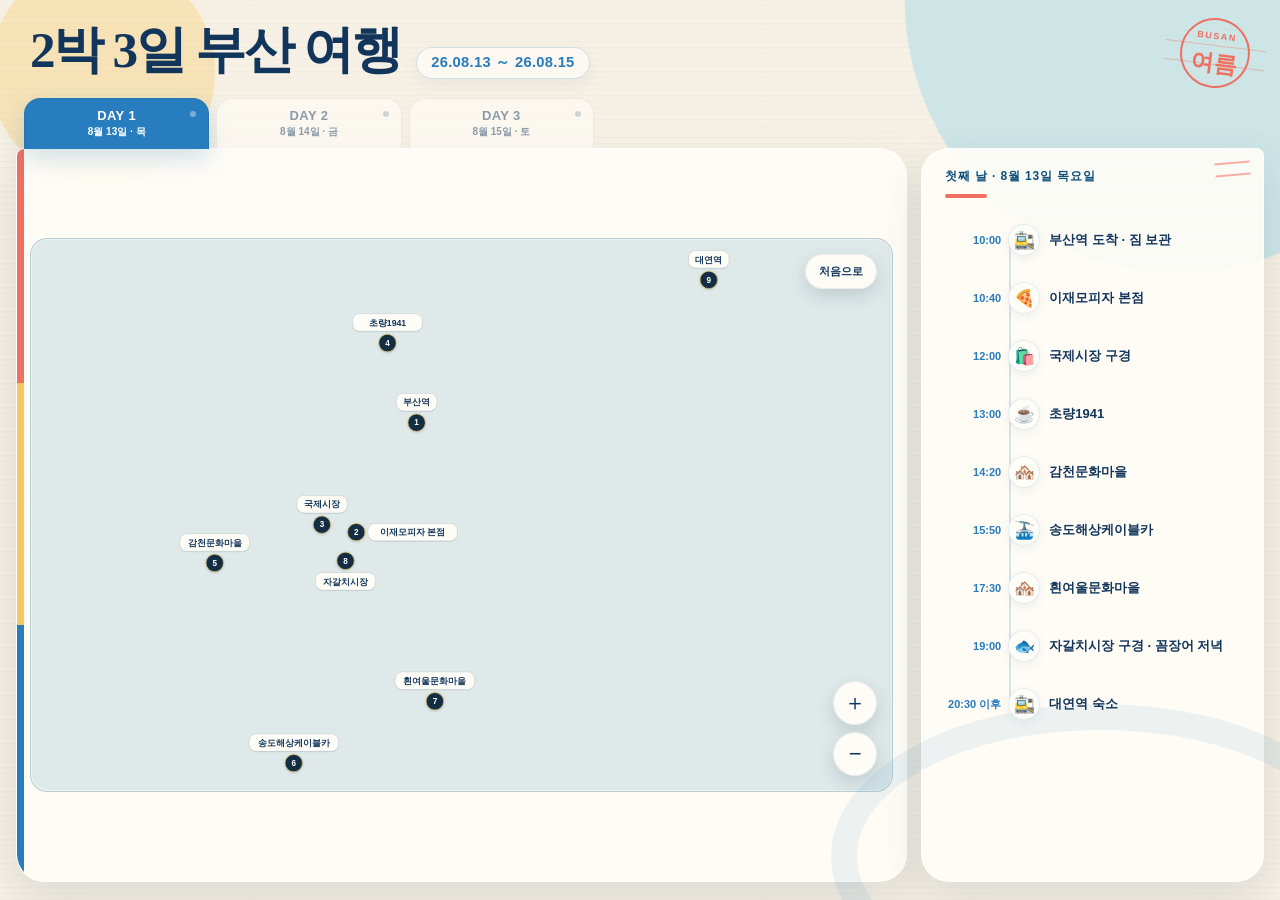
<file: index.html>
<!doctype html>
<html lang="ko">
<head>
  <meta charset="utf-8">
  <meta name="viewport" content="width=device-width, initial-scale=1">
  <meta http-equiv="refresh" content="0; url=./busan/">
  <title>여행 일정</title>
  <link rel="canonical" href="./busan/">
</head>
<body>
  <p><a href="./busan/">부산 여행 일정으로 이동</a></p>
</body>
</html>
</file>
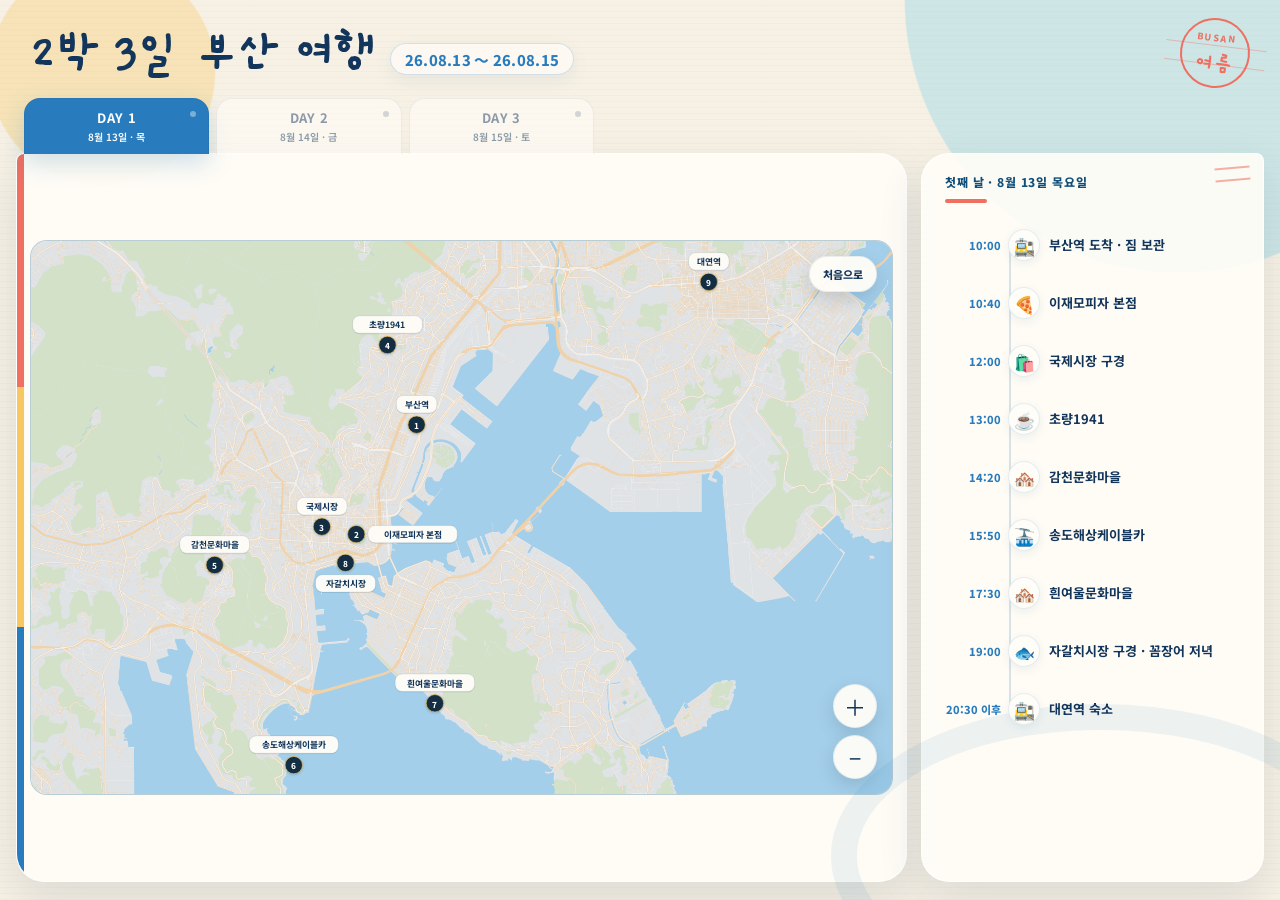
<file: busan/index.html>
<!doctype html>
<html lang="ko">
<head>
  <meta charset="utf-8">
  <meta name="viewport" content="width=device-width, initial-scale=1">
  <title>2박 3일 부산 여행 (26.08.13 ~ 26.08.15)</title>
  <meta name="description" content="부산 2박 3일의 날짜별 일정과 이동 경로를 한눈에 보는 여행 지도">
  <meta property="og:title" content="2박 3일 부산 여행 (26.08.13 ~ 26.08.15)">
  <meta property="og:description" content="부산 2박 3일의 날짜별 일정과 이동 경로">
  <meta property="og:type" content="website">
  <meta property="og:image" content="https://studiobinguru.github.io/travel-itinerary/busan/assets/busan-social-preview.png">
  <meta name="twitter:card" content="summary_large_image">
  <link rel="preconnect" href="https://fonts.googleapis.com">
  <link rel="preconnect" href="https://fonts.gstatic.com" crossorigin>
  <link href="https://fonts.googleapis.com/css2?family=Gaegu:wght@700&display=block" rel="stylesheet">
  <link href="https://fonts.googleapis.com/css2?family=Noto+Sans+KR:wght@400;500;600;700;800&display=swap" rel="stylesheet">
  <link rel="stylesheet" href="styles.css">
</head>
<body>
  <main class="page-shell">
    <header class="hero">
      <h1>2박 3일 부산 여행 <span>26.08.13 ～ 26.08.15</span></h1>
      <div class="hero-mark" aria-hidden="true"><span>BUSAN</span><b>여름</b></div>
    </header>

    <nav class="day-tabs" aria-label="날짜 선택">
      <button class="day-tab is-active" data-day="0"><b>DAY 1</b><span>8월 13일 · 목</span></button>
      <button class="day-tab" data-day="1"><b>DAY 2</b><span>8월 14일 · 금</span></button>
      <button class="day-tab" data-day="2"><b>DAY 3</b><span>8월 15일 · 토</span></button>
    </nav>

    <section class="content-grid">
      <article class="map-card">
        <div id="map-stage" class="map-stage">
          <svg id="trip-map" role="img" aria-label="부산 여행 일정 지도" xmlns="http://www.w3.org/2000/svg">
            <image id="map-image" x="0" y="0" width="100%" height="100%" preserveAspectRatio="none"></image>
            <g id="route-layer"></g>
            <g id="marker-layer"></g>
            <g id="transport-layer"></g>
          </svg>
          <div class="map-controls" aria-label="지도 확대 축소">
            <button id="zoom-in" type="button" aria-label="확대">＋</button>
            <button id="zoom-out" type="button" aria-label="축소">−</button>
          </div>
          <button id="reset-view" class="reset-button" type="button">처음으로</button>
        </div>
      </article>

      <aside class="schedule-card">
        <div class="schedule-heading">
          <p id="day-label">첫째 날 · 8월 13일 목요일</p>
        </div>
        <ol id="schedule-list" class="schedule-list"></ol>
      </aside>
    </section>
  </main>

  <script src="app.js"></script>
</body>
</html>
</file>
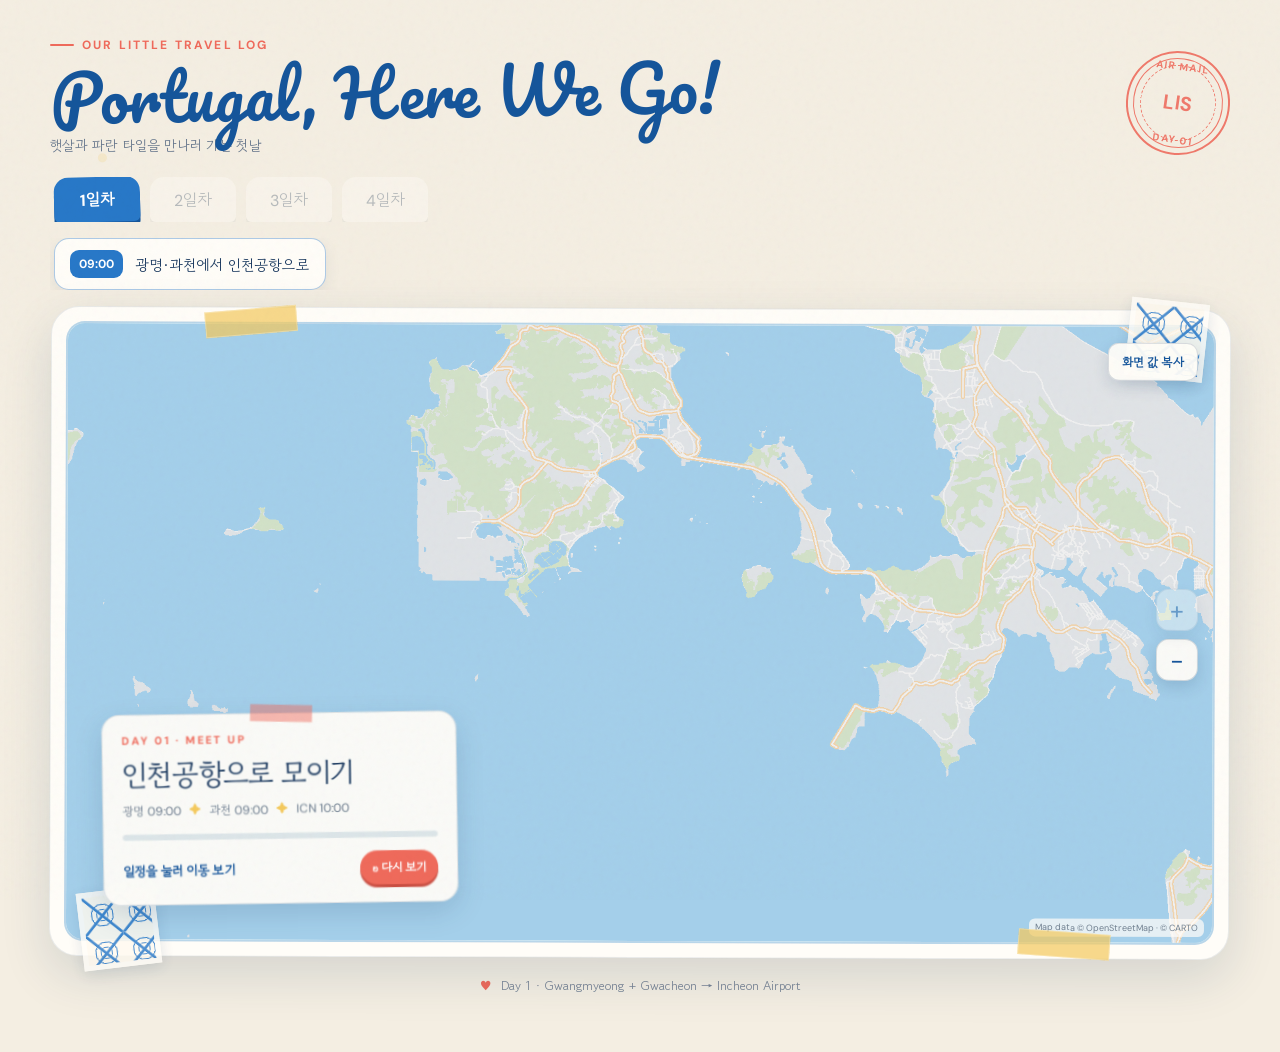
<file: portugal/index.html>
<!doctype html>
<html lang="ko">
<head>
  <meta charset="UTF-8" />
  <meta name="viewport" content="width=device-width, initial-scale=1.0" />
  <meta name="description" content="서울에서 리스본까지, 포르투갈 여행 첫날의 이동 기록" />
  <title>Portugal, Here We Go!</title>
  <link rel="preconnect" href="https://fonts.googleapis.com" />
  <link rel="preconnect" href="https://fonts.gstatic.com" crossorigin />
  <link href="https://fonts.googleapis.com/css2?family=DM+Sans:wght@400;500;600;700&family=Gowun+Dodum&family=Pacifico&display=swap" rel="stylesheet" />
  <style>
    :root {
      --ink: #17365d;
      --blue: #2878c8;
      --blue-deep: #15559b;
      --sky: #d9eff8;
      --cream: #fffaf0;
      --paper: #fffdf8;
      --red: #ef6a5b;
      --yellow: #f4c95d;
      --green: #4d9b76;
      --shadow: 0 18px 50px rgba(23, 54, 93, 0.14);
    }

    * { box-sizing: border-box; }

    body {
      margin: 0;
      min-height: 100vh;
      color: var(--ink);
      font-family: "DM Sans", "Gowun Dodum", sans-serif;
      background:
        radial-gradient(circle at 8% 15%, rgba(244, 201, 93, 0.18) 0 4px, transparent 5px),
        radial-gradient(circle at 92% 82%, rgba(239, 106, 91, 0.14) 0 5px, transparent 6px),
        #f4eee2;
      overflow-x: hidden;
    }

    body::before {
      content: "";
      position: fixed;
      inset: 0;
      pointer-events: none;
      opacity: 0.28;
      background-image: url("data:image/svg+xml,%3Csvg viewBox='0 0 180 180' xmlns='http://www.w3.org/2000/svg'%3E%3Cfilter id='n'%3E%3CfeTurbulence type='fractalNoise' baseFrequency='.9' numOctaves='4' stitchTiles='stitch'/%3E%3C/filter%3E%3Crect width='100%25' height='100%25' filter='url(%23n)' opacity='.12'/%3E%3C/svg%3E");
      mix-blend-mode: multiply;
      z-index: 20;
    }

    button { font: inherit; }

    .page-shell {
      width: min(1180px, calc(100% - 32px));
      margin: 0 auto;
      padding: 30px 0 44px;
    }

    .topbar {
      display: flex;
      align-items: flex-end;
      justify-content: space-between;
      gap: 24px;
      margin-bottom: 22px;
    }

    .eyebrow {
      display: inline-flex;
      align-items: center;
      gap: 8px;
      margin-bottom: 5px;
      color: var(--red);
      font-size: 12px;
      font-weight: 700;
      letter-spacing: 0.18em;
      text-transform: uppercase;
    }

    .eyebrow::before {
      content: "";
      width: 24px;
      height: 2px;
      border-radius: 999px;
      background: var(--red);
    }

    h1 {
      margin: 0;
      font-family: "Pacifico", cursive;
      color: var(--blue-deep);
      font-size: clamp(34px, 5vw, 64px);
      font-weight: 400;
      line-height: 1.08;
      transform: rotate(-1deg);
    }

    .trip-date {
      margin: 8px 0 0;
      font-family: "Gowun Dodum", sans-serif;
      color: #64758b;
      font-size: 14px;
    }

    .stamp {
      position: relative;
      width: 104px;
      height: 104px;
      flex: 0 0 auto;
      display: grid;
      place-items: center;
      border: 2px solid var(--red);
      border-radius: 50%;
      color: var(--red);
      text-align: center;
      text-transform: uppercase;
      font-size: 10px;
      font-weight: 700;
      letter-spacing: 0.14em;
      transform: rotate(8deg);
      opacity: 0.88;
    }

    .stamp::before,
    .stamp::after {
      content: "";
      position: absolute;
      border: 1px solid var(--red);
      border-radius: 50%;
    }

    .stamp::before { inset: 5px; }
    .stamp::after { inset: 12px; border-style: dashed; }

    .stamp strong {
      display: block;
      margin: 3px 0;
      font-size: 20px;
      letter-spacing: 0.03em;
    }

    .day-tabs {
      display: flex;
      gap: 10px;
      margin: 0 0 16px;
      padding: 0 4px;
      overflow-x: auto;
      scrollbar-width: none;
    }

    .day-tabs::-webkit-scrollbar { display: none; }

    .day-button {
      flex: 0 0 auto;
      min-width: 86px;
      padding: 10px 17px 11px;
      border: 0;
      border-radius: 14px 14px 6px 6px;
      color: #7c8998;
      background: rgba(255, 253, 248, 0.7);
      box-shadow: 0 3px 0 rgba(23, 54, 93, 0.08);
      cursor: pointer;
      transition: transform 180ms ease, box-shadow 180ms ease, background 180ms ease;
    }

    .day-button:not(:disabled):hover { transform: translateY(-2px) rotate(-1deg); }

    .day-button.active {
      color: white;
      font-weight: 700;
      background: var(--blue);
      box-shadow: 0 5px 0 var(--blue-deep);
      transform: rotate(-1.5deg);
    }

    .day-button:disabled {
      cursor: not-allowed;
      opacity: 0.5;
    }

    .schedule-timeline {
      display: flex;
      gap: 10px;
      margin: 0 0 18px;
      padding: 0 4px;
      overflow-x: auto;
      scrollbar-width: none;
    }

    .schedule-timeline::-webkit-scrollbar { display: none; }

    .schedule-item {
      display: grid;
      grid-template-columns: auto 1fr;
      align-items: center;
      gap: 12px;
      min-width: 245px;
      padding: 11px 15px;
      border: 1px solid rgba(23, 54, 93, 0.1);
      border-radius: 15px;
      color: var(--ink);
      background: rgba(255, 253, 248, 0.82);
      box-shadow: 0 5px 16px rgba(23, 54, 93, 0.08);
      text-align: left;
      cursor: pointer;
      transition: transform 180ms ease, border-color 180ms ease, background 180ms ease;
    }

    .schedule-item:hover { transform: translateY(-2px); }

    .schedule-item.active {
      border-color: rgba(40, 120, 200, 0.38);
      background: #fffdf8;
    }

    .schedule-time {
      padding: 6px 9px;
      border-radius: 9px;
      color: white;
      background: var(--blue);
      font-size: 12px;
      font-weight: 700;
    }

    .schedule-name {
      font-family: "Gowun Dodum", sans-serif;
      font-size: 15px;
    }

    .map-card {
      position: relative;
      min-height: 650px;
      padding: 14px;
      border: 1px solid rgba(23, 54, 93, 0.09);
      border-radius: 28px;
      background: var(--paper);
      box-shadow: var(--shadow);
      transform: rotate(0.2deg);
    }

    .map-frame {
      position: relative;
      height: 620px;
      overflow: hidden;
      border: 2px solid rgba(21, 85, 155, 0.16);
      border-radius: 19px;
      background: var(--sky);
    }

    .region-map {
      display: block;
      width: 100%;
      height: 100%;
      background: #dceef3;
      cursor: grab;
      touch-action: none;
      user-select: none;
    }

    .region-map.dragging { cursor: grabbing; }

    .map-controls {
      position: absolute;
      top: 50%;
      right: 15px;
      z-index: 650;
      display: grid;
      gap: 8px;
      transform: translateY(-50%);
    }

    .map-control-button {
      width: 42px;
      height: 42px;
      display: grid;
      place-items: center;
      border: 1px solid rgba(23, 54, 93, 0.16);
      border-radius: 13px;
      color: var(--blue-deep);
      background: rgba(255, 253, 248, 0.94);
      box-shadow: 0 6px 16px rgba(23, 54, 93, 0.16);
      font-size: 25px;
      line-height: 1;
      cursor: pointer;
    }

    .map-control-button:hover { background: #fff4c9; }
    .map-control-button:active { transform: translateY(1px); }
    .map-control-button:disabled { cursor: default; opacity: 0.42; }

    .map-view-copy {
      position: absolute;
      top: 16px;
      right: 16px;
      z-index: 650;
      padding: 9px 13px;
      border: 1px solid rgba(23, 54, 93, 0.16);
      border-radius: 11px;
      color: var(--blue-deep);
      background: rgba(255, 253, 248, 0.94);
      box-shadow: 0 6px 16px rgba(23, 54, 93, 0.14);
      font-size: 12px;
      font-weight: 700;
      cursor: pointer;
    }

    .map-view-copy:hover { background: #fff4c9; }
    .map-card[data-view-finalized="true"] .map-view-copy { display: none; }

    .map-credit {
      position: absolute;
      right: 8px;
      bottom: 6px;
      z-index: 300;
      padding: 3px 6px;
      border-radius: 6px;
      color: #718090;
      background: rgba(255, 253, 248, 0.72);
      font-size: 9px;
    }

    .azulejo-corner {
      position: absolute;
      width: 78px;
      height: 78px;
      z-index: 500;
      opacity: 0.82;
      pointer-events: none;
      background:
        radial-gradient(circle, transparent 19%, var(--blue) 20% 22%, transparent 23% 38%, var(--blue) 39% 42%, transparent 43%),
        linear-gradient(45deg, transparent 46%, var(--blue) 47% 51%, transparent 52%),
        linear-gradient(-45deg, transparent 46%, var(--blue) 47% 51%, transparent 52%),
        var(--cream);
      background-size: 38px 38px;
      border: 5px solid var(--paper);
      box-shadow: 0 4px 15px rgba(23, 54, 93, 0.15);
    }

    .azulejo-corner.top-right { top: -10px; right: 24px; transform: rotate(6deg); }
    .azulejo-corner.bottom-left { bottom: -12px; left: 30px; transform: rotate(-7deg); }

    .tape {
      position: absolute;
      width: 92px;
      height: 26px;
      z-index: 600;
      background: rgba(244, 201, 93, 0.7);
      box-shadow: inset 0 0 0 1px rgba(255,255,255,.28);
      pointer-events: none;
    }

    .tape.left { top: 1px; left: 13%; transform: rotate(-5deg); }
    .tape.right { right: 10%; bottom: 1px; transform: rotate(4deg); }

    .info-card {
      position: absolute;
      left: 36px;
      bottom: 36px;
      z-index: 700;
      width: min(355px, calc(100% - 72px));
      padding: 18px 19px 17px;
      border: 1px solid rgba(23, 54, 93, 0.12);
      border-radius: 18px;
      background: rgba(255, 253, 248, 0.94);
      box-shadow: 0 10px 28px rgba(23, 54, 93, 0.16);
      backdrop-filter: blur(10px);
      transform: rotate(-1deg);
    }

    .info-card::after {
      content: "";
      position: absolute;
      top: -9px;
      left: 42%;
      width: 62px;
      height: 17px;
      background: rgba(239, 106, 91, 0.46);
      transform: rotate(2deg);
    }

    .day-label {
      margin: 0 0 5px;
      color: var(--red);
      font-size: 11px;
      font-weight: 700;
      letter-spacing: 0.18em;
      text-transform: uppercase;
    }

    .route-title {
      margin: 0;
      font-family: "Gowun Dodum", sans-serif;
      font-size: clamp(21px, 3vw, 29px);
      font-weight: 400;
      letter-spacing: -0.04em;
    }

    .route-meta {
      display: flex;
      align-items: center;
      gap: 8px;
      margin-top: 7px;
      color: #69798c;
      font-size: 12px;
    }

    .route-meta .dot { color: var(--yellow); }

    .progress-wrap {
      height: 6px;
      margin: 15px 0 13px;
      overflow: hidden;
      border-radius: 999px;
      background: #dce5e8;
    }

    .progress-bar {
      width: 0;
      height: 100%;
      border-radius: inherit;
      background: linear-gradient(90deg, var(--blue), #48a9a6);
      transition: width 100ms linear;
    }

    .status-row {
      display: flex;
      align-items: center;
      justify-content: space-between;
      gap: 12px;
    }

    .status-text {
      min-width: 0;
      color: var(--blue-deep);
      font-size: 13px;
      font-weight: 700;
    }

    .replay-button {
      display: inline-flex;
      align-items: center;
      gap: 6px;
      padding: 8px 12px;
      border: 0;
      border-radius: 999px;
      color: white;
      background: var(--red);
      box-shadow: 0 3px 0 #c94e42;
      font-size: 12px;
      font-weight: 700;
      cursor: pointer;
      transition: transform 160ms ease;
    }

    .replay-button:hover { transform: translateY(-1px); }
    .replay-button:active { transform: translateY(2px); box-shadow: none; }

    .map-image { pointer-events: none; }
    .route-guide {
      fill: none;
      stroke: rgba(255, 255, 255, 0.95);
      stroke-width: 8;
      stroke-linecap: round;
      stroke-dasharray: 3 15;
      vector-effect: non-scaling-stroke;
    }
    .route-progress {
      fill: none;
      stroke-width: 7;
      stroke-linecap: round;
      vector-effect: non-scaling-stroke;
    }
    .route-progress.gwangmyeong { stroke: var(--blue); }
    .route-progress.gwacheon { stroke: var(--red); }
    .place-dot { stroke: white; stroke-width: 5; vector-effect: non-scaling-stroke; }
    .place-label-bg { fill: rgba(255, 253, 248, 0.96); stroke: rgba(23, 54, 93, 0.13); stroke-width: 2; vector-effect: non-scaling-stroke; }
    .place-label {
      fill: var(--ink);
      font-family: "Gowun Dodum", sans-serif;
      font-size: 18px;
      text-anchor: middle;
    }
    .traveler-dot {
      stroke: white;
      stroke-width: 5;
      filter: drop-shadow(0 5px 7px rgba(23, 54, 93, 0.28));
      vector-effect: non-scaling-stroke;
    }
    .traveler-halo { fill: none; stroke-width: 4; opacity: 0.25; vector-effect: non-scaling-stroke; }

    .arrival-note {
      position: absolute;
      top: 35%;
      left: 28%;
      z-index: 650;
      padding: 13px 17px;
      border: 1px solid rgba(23, 54, 93, 0.12);
      border-radius: 13px;
      color: var(--blue-deep);
      background: #fff4c9;
      box-shadow: 0 7px 18px rgba(23, 54, 93, 0.14);
      font-family: "Gowun Dodum", sans-serif;
      font-size: 15px;
      transform: translateY(12px) rotate(2deg);
      opacity: 0;
      pointer-events: none;
      transition: opacity 350ms ease, transform 350ms ease;
    }

    .arrival-note.show { opacity: 1; transform: translateY(0) rotate(2deg); }

    .footer-note {
      display: flex;
      justify-content: center;
      align-items: center;
      gap: 9px;
      margin-top: 18px;
      color: #778394;
      font-family: "Gowun Dodum", sans-serif;
      font-size: 13px;
    }

    .footer-note span { color: var(--red); }

    @media (max-width: 720px) {
      .page-shell { width: min(100% - 20px, 620px); padding-top: 19px; }
      .topbar { align-items: center; margin-bottom: 17px; }
      .stamp { width: 74px; height: 74px; font-size: 8px; }
      .stamp strong { font-size: 15px; }
      .map-card { min-height: 600px; padding: 9px; border-radius: 22px; }
      .map-frame { height: 580px; border-radius: 16px; }
      .info-card { left: 20px; bottom: 24px; width: calc(100% - 40px); }
      .arrival-note { top: 25%; left: auto; right: 20px; }
      .azulejo-corner { width: 58px; height: 58px; background-size: 28px 28px; }
      .azulejo-corner.top-right { right: 13px; }
      .azulejo-corner.bottom-left { left: 17px; }
    }

    @media (max-width: 430px) {
      .eyebrow { font-size: 10px; }
      h1 { font-size: 35px; }
      .trip-date { font-size: 12px; }
      .stamp { display: none; }
      .map-card { min-height: 570px; }
      .map-frame { height: 550px; }
      .info-card { padding: 16px; }
      .route-meta { flex-wrap: wrap; }
    }

    @media (prefers-reduced-motion: reduce) {
      *, *::before, *::after { scroll-behavior: auto !important; animation-duration: 0.01ms !important; }
    }
  </style>
</head>
<body>
  <main class="page-shell">
    <header class="topbar">
      <div>
        <div class="eyebrow">Our little travel log</div>
        <h1>Portugal, Here We Go!</h1>
        <p class="trip-date">햇살과 파란 타일을 만나러 가는 첫날</p>
      </div>
      <div class="stamp" aria-hidden="true">air mail<strong>LIS</strong>day 01</div>
    </header>

    <nav class="day-tabs" aria-label="여행 일차 선택">
      <button class="day-button active" type="button" id="dayOne" aria-pressed="true">1일차</button>
      <button class="day-button" type="button" disabled>2일차</button>
      <button class="day-button" type="button" disabled>3일차</button>
      <button class="day-button" type="button" disabled>4일차</button>
    </nav>

    <section class="schedule-timeline" aria-label="1일차 일정">
      <button class="schedule-item active" type="button" id="airportSchedule" aria-pressed="true">
        <span class="schedule-time">09:00</span>
        <span class="schedule-name">광명·과천에서 인천공항으로</span>
      </button>
    </section>

    <section class="map-card" data-view-finalized="false" aria-label="광명과 과천에서 인천공항으로 이동하는 지도">
      <div class="tape left" aria-hidden="true"></div>
      <div class="tape right" aria-hidden="true"></div>
      <div class="azulejo-corner top-right" aria-hidden="true"></div>
      <div class="azulejo-corner bottom-left" aria-hidden="true"></div>

      <div class="map-frame">
        <svg class="region-map" id="regionMap" viewBox="480 310 3204 1740" role="img" aria-label="광명과 과천에서 인천국제공항으로 이동하는 단순화 지도">
          <image class="map-image" href="./assets/map_sources/seoul_explorer_default.webp" x="0" y="0" width="4096" height="2560" />

          <path class="route-guide" d="M2415 1394C2100 1320 1720 1370 1181 1462" />
          <path class="route-guide" d="M2774 1576C2450 1740 2080 1620 1780 1500C1550 1410 1350 1420 1181 1462" />
          <path class="route-progress gwangmyeong" id="gwangmyeongProgress" d="M2415 1394C2100 1320 1720 1370 1181 1462" />
          <path class="route-progress gwacheon" id="gwacheonProgress" d="M2774 1576C2450 1740 2080 1620 1780 1500C1550 1410 1350 1420 1181 1462" />

          <g class="map-marker" data-x="1181" data-y="1462" transform="translate(1181 1462)">
            <circle class="place-dot" r="35" fill="#4d9b76" />
            <rect class="place-label-bg" x="-187" y="-160" width="374" height="101" rx="35" />
            <text class="place-label" y="-91" style="font-size:48px">인천국제공항</text>
          </g>
          <g class="map-marker" data-x="2415" data-y="1394" transform="translate(2415 1394)">
            <circle class="place-dot" r="32" fill="#2878c8" />
            <rect class="place-label-bg" x="-112" y="56" width="224" height="101" rx="35" />
            <text class="place-label" y="125" style="font-size:48px">광명</text>
          </g>
          <g class="map-marker" data-x="2774" data-y="1576" transform="translate(2774 1576)">
            <circle class="place-dot" r="32" fill="#ef6a5b" />
            <rect class="place-label-bg" x="-112" y="56" width="224" height="101" rx="35" />
            <text class="place-label" y="125" style="font-size:48px">과천</text>
          </g>

          <circle class="traveler-halo" id="gwangmyeongHalo" cx="2415" cy="1394" r="51" stroke="#2878c8" />
          <circle class="traveler-dot" id="gwangmyeongTraveler" cx="2415" cy="1394" r="27" fill="#2878c8" />
          <circle class="traveler-halo" id="gwacheonHalo" cx="2774" cy="1576" r="51" stroke="#ef6a5b" />
          <circle class="traveler-dot" id="gwacheonTraveler" cx="2774" cy="1576" r="27" fill="#ef6a5b" />
        </svg>
        <div class="map-controls" aria-label="지도 확대 및 축소">
          <button class="map-control-button" type="button" id="zoomInButton" aria-label="지도 확대">+</button>
          <button class="map-control-button" type="button" id="zoomOutButton" aria-label="지도 축소">−</button>
        </div>
        <button class="map-view-copy" type="button" id="copyMapViewButton">화면 값 복사</button>
        <div class="map-credit">Map data © OpenStreetMap · © CARTO</div>
        <div class="arrival-note" id="arrivalNote" role="status">인천공항에서 만났어요 ✦</div>

        <article class="info-card">
          <p class="day-label">Day 01 · Meet up</p>
          <h2 class="route-title">인천공항으로 모이기</h2>
          <div class="route-meta">
            <span>광명 09:00</span><span class="dot">✦</span><span>과천 09:00</span><span class="dot">✦</span><span>ICN 10:00</span>
          </div>
          <div class="progress-wrap" aria-hidden="true">
            <div class="progress-bar" id="progressBar"></div>
          </div>
          <div class="status-row">
            <span class="status-text" id="statusText">일정을 눌러 이동 보기</span>
            <button class="replay-button" type="button" id="replayButton" aria-label="공항 이동 다시 보기">↻ 다시 보기</button>
          </div>
        </article>
      </div>
    </section>

    <p class="footer-note"><span>♥</span> Day 1 · Gwangmyeong + Gwacheon → Incheon Airport</p>
  </main>

  <script>
    const progressBar = document.getElementById("progressBar");
    const statusText = document.getElementById("statusText");
    const arrivalNote = document.getElementById("arrivalNote");
    const replayButton = document.getElementById("replayButton");
    const airportSchedule = document.getElementById("airportSchedule");
    const regionMap = document.getElementById("regionMap");
    const zoomInButton = document.getElementById("zoomInButton");
    const zoomOutButton = document.getElementById("zoomOutButton");
    const copyMapViewButton = document.getElementById("copyMapViewButton");
    const mapMarkers = [...document.querySelectorAll(".map-marker")];
    const gwangmyeongPath = document.getElementById("gwangmyeongProgress");
    const gwacheonPath = document.getElementById("gwacheonProgress");
    const gwangmyeongTraveler = document.getElementById("gwangmyeongTraveler");
    const gwacheonTraveler = document.getElementById("gwacheonTraveler");
    const gwangmyeongHalo = document.getElementById("gwangmyeongHalo");
    const gwacheonHalo = document.getElementById("gwacheonHalo");
    const reducedMotion = window.matchMedia("(prefers-reduced-motion: reduce)").matches;
    const routeElements = [
      { path: gwangmyeongPath, traveler: gwangmyeongTraveler, halo: gwangmyeongHalo, delay: 0 },
      { path: gwacheonPath, traveler: gwacheonTraveler, halo: gwacheonHalo, delay: 0.08 }
    ];
    const mapSize = { width: 4096, height: 2560 };
    const mapTiles = { zoom: 11, size: 512, originX: 1741, originY: 791 };
    const initialView = { centerX: 1930.5, centerY: 1558, width: 2053 };
    const zoomRange = { min: 0.8, max: 2.5 };
    const view = { x: 904, y: 1002, width: 2053, height: 1112 };
    const drag = { active: false, pointerId: null, x: 0, y: 0, viewX: 0, viewY: 0 };
    let animationFrame;
    let startTime;

    function clamp(value, min = 0, max = 1) {
      return Math.max(min, Math.min(max, value));
    }

    function mapAspectRatio() {
      const rect = regionMap.getBoundingClientRect();
      return rect.width && rect.height ? rect.width / rect.height : 1200 / 620;
    }

    function mapViewWidthRange() {
      const aspect = mapAspectRatio();
      return {
        min: initialView.width / zoomRange.max,
        max: Math.min(initialView.width / zoomRange.min, mapSize.width, mapSize.height * aspect)
      };
    }

    function clampView() {
      const aspect = mapAspectRatio();
      const range = mapViewWidthRange();
      view.width = clamp(view.width, range.min, range.max);
      view.height = view.width / aspect;
      view.x = clamp(view.x, 0, mapSize.width - view.width);
      view.y = clamp(view.y, 0, mapSize.height - view.height);
    }

    function updateMapMarkerSizes() {
      const scale = view.width / initialView.width;
      mapMarkers.forEach((marker) => {
        marker.setAttribute("transform", `translate(${marker.dataset.x} ${marker.dataset.y}) scale(${scale})`);
      });
      routeElements.forEach((route) => {
        route.traveler.setAttribute("r", 27 * scale);
        route.halo.setAttribute("r", 51 * scale);
      });
    }

    function renderMapView() {
      clampView();
      regionMap.setAttribute("viewBox", `${view.x} ${view.y} ${view.width} ${view.height}`);
      updateMapMarkerSizes();
      const zoom = initialView.width / view.width;
      const minimumZoom = initialView.width / mapViewWidthRange().max;
      zoomInButton.disabled = zoom >= zoomRange.max - 0.01;
      zoomOutButton.disabled = zoom <= minimumZoom + 0.01;
    }

    function initializeMapView() {
      view.width = initialView.width;
      view.height = view.width / mapAspectRatio();
      view.x = initialView.centerX - view.width / 2;
      view.y = initialView.centerY - view.height / 2;
      renderMapView();
    }

    function changeMapZoom(factor) {
      const currentZoom = initialView.width / view.width;
      const nextZoom = clamp(currentZoom * factor, zoomRange.min, zoomRange.max);
      const centerX = view.x + view.width / 2;
      const centerY = view.y + view.height / 2;
      view.width = initialView.width / nextZoom;
      view.height = view.width / mapAspectRatio();
      view.x = centerX - view.width / 2;
      view.y = centerY - view.height / 2;
      renderMapView();
    }

    function startMapDrag(event) {
      if (event.button !== 0) return;
      drag.active = true;
      drag.pointerId = event.pointerId;
      drag.x = event.clientX;
      drag.y = event.clientY;
      drag.viewX = view.x;
      drag.viewY = view.y;
      regionMap.classList.add("dragging");
      regionMap.setPointerCapture(event.pointerId);
    }

    function moveMap(event) {
      if (!drag.active || event.pointerId !== drag.pointerId) return;
      const rect = regionMap.getBoundingClientRect();
      view.x = drag.viewX - (event.clientX - drag.x) * view.width / rect.width;
      view.y = drag.viewY - (event.clientY - drag.y) * view.height / rect.height;
      renderMapView();
    }

    function stopMapDrag(event) {
      if (!drag.active || event.pointerId !== drag.pointerId) return;
      drag.active = false;
      regionMap.classList.remove("dragging");
      if (regionMap.hasPointerCapture(event.pointerId)) regionMap.releasePointerCapture(event.pointerId);
    }

    function resizeMapView() {
      const centerX = view.x + view.width / 2;
      const centerY = view.y + view.height / 2;
      view.height = view.width / mapAspectRatio();
      view.x = centerX - view.width / 2;
      view.y = centerY - view.height / 2;
      renderMapView();
    }

    function mapPointToCoordinates(x, y) {
      const tileCount = 2 ** mapTiles.zoom;
      const tileX = mapTiles.originX + x / mapTiles.size;
      const tileY = mapTiles.originY + y / mapTiles.size;
      const longitude = tileX / tileCount * 360 - 180;
      const mercator = Math.PI - 2 * Math.PI * tileY / tileCount;
      const latitude = Math.atan(Math.sinh(mercator)) * 180 / Math.PI;
      return [latitude, longitude];
    }

    function currentMapViewText() {
      const centerX = view.x + view.width / 2;
      const centerY = view.y + view.height / 2;
      const [latitude, longitude] = mapPointToCoordinates(centerX, centerY);
      const zoom = initialView.width / view.width;
      return [
        "map: seoul-airport-meetup",
        `center: ${latitude.toFixed(6)}, ${longitude.toFixed(6)}`,
        `zoom: ${zoom.toFixed(4)}`,
        `viewBox: ${view.x.toFixed(1)}, ${view.y.toFixed(1)}, ${view.width.toFixed(1)}, ${view.height.toFixed(1)}`,
        "finalized: false"
      ].join("\n");
    }

    function fallbackCopy(text) {
      const field = document.createElement("textarea");
      field.value = text;
      field.setAttribute("readonly", "");
      field.style.position = "fixed";
      field.style.opacity = "0";
      document.body.appendChild(field);
      field.select();
      document.execCommand("copy");
      field.remove();
    }

    async function copyMapView() {
      const text = currentMapViewText();
      try {
        if (!navigator.clipboard?.writeText) throw new Error("clipboard unavailable");
        await navigator.clipboard.writeText(text);
      } catch {
        fallbackCopy(text);
      }
      copyMapViewButton.textContent = "복사됨 ✓";
      window.setTimeout(() => { copyMapViewButton.textContent = "화면 값 복사"; }, 1300);
    }

    function easeInOutCubic(value) {
      return value < 0.5
        ? 4 * value * value * value
        : 1 - Math.pow(-2 * value + 2, 3) / 2;
    }

    function setRouteProgress(route, progress) {
      const localProgress = clamp((progress - route.delay) / (1 - route.delay));
      const eased = easeInOutCubic(localProgress);
      const length = route.path.getTotalLength();
      const point = route.path.getPointAtLength(length * eased);
      route.path.style.strokeDasharray = `${length}`;
      route.path.style.strokeDashoffset = `${length * (1 - eased)}`;
      route.traveler.setAttribute("cx", point.x);
      route.traveler.setAttribute("cy", point.y);
      route.halo.setAttribute("cx", point.x);
      route.halo.setAttribute("cy", point.y);
    }

    function setProgress(progress) {
      routeElements.forEach((route) => setRouteProgress(route, progress));
      progressBar.style.width = `${Math.round(progress * 100)}%`;
    }

    function finishAirportTrip() {
      setProgress(1);
      statusText.textContent = "인천공항 도착! 일행 만나기 ✦";
      arrivalNote.classList.add("show");
    }

    function playAirportTrip() {
      cancelAnimationFrame(animationFrame);
      startTime = undefined;
      arrivalNote.classList.remove("show");
      airportSchedule.classList.add("active");
      airportSchedule.setAttribute("aria-pressed", "true");
      setProgress(0);
      statusText.textContent = "광명·과천에서 공항으로 이동 중…";

      if (reducedMotion) return finishAirportTrip();

      const duration = 5200;
      function animate(timestamp) {
        if (!startTime) startTime = timestamp;
        const rawProgress = Math.min((timestamp - startTime) / duration, 1);
        setProgress(rawProgress);

        if (rawProgress > 0.78 && rawProgress < 1) statusText.textContent = "인천공항에 거의 도착…";

        if (rawProgress < 1) animationFrame = requestAnimationFrame(animate);
        else finishAirportTrip();
      }
      animationFrame = requestAnimationFrame(animate);
    }

    airportSchedule.addEventListener("click", playAirportTrip);
    replayButton.addEventListener("click", playAirportTrip);
    zoomInButton.addEventListener("click", () => changeMapZoom(1.25));
    zoomOutButton.addEventListener("click", () => changeMapZoom(0.8));
    copyMapViewButton.addEventListener("click", copyMapView);
    regionMap.addEventListener("pointerdown", startMapDrag);
    regionMap.addEventListener("pointermove", moveMap);
    regionMap.addEventListener("pointerup", stopMapDrag);
    regionMap.addEventListener("pointercancel", stopMapDrag);
    window.addEventListener("resize", resizeMapView);
    initializeMapView();
    setProgress(0);
  </script>
</body>
</html>
</file>
<file: busan/styles.css>
:root {
  --ink: #12355b;
  --muted: #74869a;
  --paper: #fffdf8;
  --blue: #237fbd;
  --deep-blue: #0f4f7a;
  --sky: #dff3fa;
  --coral: #ef6f61;
  --yellow: #f6c85f;
  --mint: #4ca99f;
  --line: #d7e3e9;
  --shadow: 0 18px 45px rgba(27, 61, 80, .12);
}

* { box-sizing: border-box; }

html,
body {
  width: 100%;
  height: 100%;
  overflow: hidden;
}

body {
  margin: 0;
  min-width: 320px;
  color: var(--ink);
  font-family: "Noto Sans KR", sans-serif;
  background:
    radial-gradient(circle at 8% 8%, rgba(246, 200, 95, .35) 0 7rem, transparent 7.1rem),
    radial-gradient(circle at 92% 0%, rgba(137, 210, 231, .38) 0 17rem, transparent 17.1rem),
    repeating-linear-gradient(0deg, rgba(18, 53, 91, .025) 0 1px, transparent 1px 6px),
    #f7f1e5;
}

body::after {
  position: fixed;
  right: -7vw;
  bottom: -12vh;
  width: 38vw;
  height: 28vh;
  border: 26px solid rgba(35, 127, 189, .08);
  border-radius: 50%;
  content: "";
  pointer-events: none;
}

button { font: inherit; }

.page-shell {
  display: grid;
  grid-template-rows: auto auto minmax(0, 1fr);
  width: min(1540px, calc(100% - 32px));
  height: 100dvh;
  margin: 0 auto;
  padding: clamp(12px, 2vh, 20px) 0;
}

.hero {
  position: relative;
  z-index: 1;
  display: flex;
  min-height: 72px;
  align-items: center;
  justify-content: space-between;
  padding: 0 14px 10px;
}

.hero h1 {
  display: flex;
  align-items: baseline;
  gap: 16px;
  margin: 0;
  font-family: "Gaegu", cursive;
  font-size: clamp(40px, 4vw, 60px);
  line-height: .9;
  letter-spacing: -.045em;
}

.hero h1 span {
  display: inline-flex;
  align-items: center;
  min-height: 32px;
  padding: 4px 14px 3px;
  border: 1px solid rgba(35, 127, 189, .2);
  border-radius: 999px;
  color: var(--blue);
  background: rgba(255, 253, 248, .68);
  font-family: "Noto Sans KR", sans-serif;
  font-size: clamp(12px, 1.15vw, 16px);
  font-weight: 800;
  letter-spacing: .02em;
  box-shadow: 0 6px 18px rgba(36, 88, 117, .07);
}

.hero-mark {
  position: relative;
  display: grid;
  width: 70px;
  height: 70px;
  place-items: center;
  border: 2px solid var(--coral);
  border-radius: 50%;
  color: var(--coral);
  transform: rotate(7deg);
}

.hero-mark::before,
.hero-mark::after {
  position: absolute;
  left: -17px;
  width: 101px;
  height: 1px;
  background: rgba(239, 111, 97, .38);
  content: "";
}

.hero-mark::before { top: 25px; }
.hero-mark::after { bottom: 21px; }
.hero-mark span { font-size: 9px; font-weight: 800; letter-spacing: .17em; }
.hero-mark b { margin-top: -12px; font: 700 23px/1 "Gaegu", cursive; }

.day-tabs {
  position: relative;
  z-index: 2;
  display: flex;
  width: min(570px, 58%);
  gap: 7px;
  margin: 0 0 -1px 8px;
  padding: 0;
}

.day-tab {
  position: relative;
  display: grid;
  flex: 1 1 0;
  gap: 2px;
  min-width: 0;
  padding: 9px 16px 10px;
  border: 1px solid rgba(18, 53, 91, .07);
  border-bottom: 0;
  border-radius: 16px 16px 0 0;
  color: #8b9aa8;
  background: rgba(255, 253, 248, .58);
  cursor: pointer;
  transition: color .18s ease, background .18s ease, transform .18s ease;
}

.day-tab::after {
  position: absolute;
  top: 12px;
  right: 12px;
  width: 6px;
  height: 6px;
  border-radius: 50%;
  background: currentColor;
  content: "";
  opacity: .38;
}

.day-tab b { font-size: 13px; letter-spacing: .03em; }
.day-tab span { font-size: 10px; font-weight: 600; }
.day-tab:hover { color: var(--blue); transform: translateY(-2px); }

.day-tab.is-active {
  color: white;
  background: var(--blue);
  box-shadow: 0 9px 24px rgba(35, 127, 189, .22);
}

.content-grid {
  display: grid;
  min-height: 0;
  grid-template-columns: minmax(0, 1.82fr) minmax(330px, .7fr);
  gap: 14px;
  align-items: stretch;
}

.map-card,
.schedule-card {
  position: relative;
  min-height: 0;
  overflow: hidden;
  border: 1px solid rgba(255, 255, 255, .86);
  background: rgba(255, 253, 248, .91);
  box-shadow: var(--shadow);
}

.map-card {
  display: grid;
  place-items: center;
  padding: 13px;
  border-radius: 8px 28px 28px;
  container-type: size;
}

.map-card::before {
  position: absolute;
  top: 0;
  left: 0;
  width: 7px;
  height: 100%;
  background: linear-gradient(var(--coral) 0 32%, var(--yellow) 32% 65%, var(--blue) 65%);
  content: "";
}

.map-stage {
  position: relative;
  overflow: hidden;
  width: 100%;
  width: min(100%, 155.606cqh);
  aspect-ratio: 1027 / 660;
  border: 1px solid rgba(15, 79, 122, .18);
  border-radius: 17px;
  background: #dfe9e9;
  box-shadow: inset 0 0 0 1px rgba(255, 255, 255, .4);
}

#trip-map {
  display: block;
  width: 100%;
  height: 100%;
  cursor: grab;
  touch-action: none;
  user-select: none;
}

#trip-map.is-dragging { cursor: grabbing; }

.transit-casing,
.transit-bus,
.transit-subway,
.transit-taxi,
.transit-walk {
  fill: none;
  stroke-linecap: round;
  stroke-linejoin: round;
  vector-effect: non-scaling-stroke;
}

.transit-casing { stroke: rgba(255, 253, 248, .94); stroke-width: 8; }
.transit-bus,
.transit-subway { stroke: #347fc3; stroke-width: 5; }
.transit-taxi { stroke: #38a66c; stroke-width: 5; }
.transit-walk { stroke: #f08a54; stroke-width: 4; stroke-dasharray: 6 8; }

.route-mode-marker {
  filter: drop-shadow(0 6px 9px rgba(26, 58, 76, .28));
  pointer-events: none;
}

.route-mode-marker text {
  font: 700 180px/1 "Segoe UI Emoji", "Apple Color Emoji", sans-serif;
  text-anchor: middle;
  dominant-baseline: central;
}

.route-duration-label {
  pointer-events: none;
}

.route-duration-label text {
  fill: var(--ink);
  font: 800 92px/1 "Noto Sans KR", sans-serif;
  paint-order: stroke;
  stroke: rgba(255, 253, 248, .94);
  stroke-linejoin: round;
  stroke-width: 14;
  text-anchor: middle;
  dominant-baseline: central;
}

.place-marker {
  opacity: 1;
  transition: opacity .18s ease;
}

.place-marker.is-obscured { opacity: .25; }

.marker-dot {
  fill: #132d43;
  stroke: var(--yellow);
  stroke-width: 5;
  filter: drop-shadow(0 5px 7px rgba(30, 61, 78, .25));
}

.marker-number {
  fill: white;
  font: 800 64px "Noto Sans KR", sans-serif;
  text-anchor: middle;
  dominant-baseline: central;
  pointer-events: none;
}

.marker-label-bg {
  fill: rgba(255, 253, 248, .96);
  stroke: rgba(24, 64, 94, .13);
  stroke-width: 6;
  filter: drop-shadow(0 5px 6px rgba(39, 67, 83, .14));
}

.marker-label {
  fill: var(--ink);
  font: 700 68px "Noto Sans KR", sans-serif;
  text-anchor: middle;
  dominant-baseline: central;
  pointer-events: none;
}

.reset-button,
.map-controls button {
  border: 1px solid rgba(18, 53, 91, .08);
  color: var(--ink);
  background: rgba(255, 253, 248, .95);
  box-shadow: 0 7px 18px rgba(33, 58, 75, .16);
  cursor: pointer;
}

.reset-button {
  position: absolute;
  z-index: 2;
  top: 15px;
  right: 15px;
  padding: 9px 13px;
  border-radius: 999px;
  font-size: 11px;
  font-weight: 800;
}

.map-controls {
  position: absolute;
  right: 15px;
  bottom: 15px;
  display: grid;
  gap: 7px;
}

.map-controls button {
  width: 44px;
  height: 44px;
  border-radius: 50%;
  font-size: 22px;
}

.schedule-card {
  display: flex;
  flex-direction: column;
  padding: 16px 15px 12px;
  border-radius: 28px 8px 28px 28px;
}

.schedule-card::after {
  position: absolute;
  top: 13px;
  right: 13px;
  width: 35px;
  height: 10px;
  border-top: 2px solid rgba(239, 111, 97, .55);
  border-bottom: 2px solid rgba(239, 111, 97, .55);
  content: "";
  transform: rotate(-5deg);
}

.schedule-heading {
  position: relative;
  flex: 0 0 auto;
  padding: 3px 8px 13px;
}

.schedule-heading::after {
  display: block;
  width: 42px;
  height: 4px;
  margin-top: 9px;
  border-radius: 999px;
  background: var(--coral);
  content: "";
}

.schedule-heading p {
  margin: 0;
  color: var(--deep-blue);
  font-size: 12px;
  font-weight: 800;
  letter-spacing: .07em;
}

.schedule-list {
  min-height: 0;
  overflow-x: hidden;
  overflow-y: auto;
  margin: 0;
  padding: 0 5px 8px 0;
  list-style: none;
  scrollbar-color: rgba(35, 127, 189, .35) transparent;
  scrollbar-width: thin;
  overscroll-behavior: contain;
}

.schedule-item {
  position: relative;
  padding: 2px 0;
}

.schedule-item::before {
  position: absolute;
  z-index: 0;
  top: -5px;
  bottom: -5px;
  left: 72px;
  width: 2px;
  background: var(--line);
  content: "";
}

.schedule-item:first-child::before { top: 50%; }
.schedule-item:last-child::before { bottom: 50%; }

.schedule-row {
  position: relative;
  z-index: 1;
  display: grid;
  grid-template-columns: 57px 34px minmax(0, 1fr) auto;
  align-items: center;
  gap: 7px;
  width: 100%;
  min-height: 54px;
  padding: 5px 6px;
  border: 1px solid transparent;
  border-radius: 14px;
  color: var(--ink);
  background: transparent;
  font-family: inherit;
  text-align: left;
}

.schedule-info { display: contents; }

.schedule-icon {
  display: grid;
  grid-column: 2;
  width: 32px;
  height: 32px;
  place-items: center;
  border: 1px solid rgba(35, 127, 189, .12);
  border-radius: 50%;
  background: var(--paper);
  box-shadow: 0 3px 10px rgba(40, 74, 93, .08);
  font-size: 17px;
}

.schedule-time {
  grid-column: 1;
  grid-row: 1;
  color: var(--blue);
  font-size: 11px;
  font-weight: 800;
  text-align: right;
}

.schedule-place {
  grid-column: 3;
  grid-row: 1;
  min-width: 0;
  font-size: 13px;
  font-weight: 700;
  line-height: 1.3;
}

.schedule-route-summary {
  grid-column: 4;
  grid-row: 1;
  padding: 5px 7px;
  border-radius: 999px;
  color: var(--blue);
  background: rgba(35, 127, 189, .1);
  font-size: 10px;
  font-weight: 800;
  white-space: nowrap;
}

.schedule-row[data-transfer] {
  cursor: pointer;
  transition: border-color .18s ease, background .18s ease, transform .18s ease;
}

.schedule-row[data-transfer]:hover {
  border-color: rgba(35, 127, 189, .18);
  background: rgba(223, 243, 250, .55);
  transform: translateX(2px);
}

.day-tab:focus-visible,
.reset-button:focus-visible,
.map-controls button:focus-visible,
.schedule-row[data-transfer]:focus-visible {
  outline: 3px solid rgba(239, 111, 97, .58);
  outline-offset: 2px;
}

.schedule-item.is-active .schedule-row {
  border-color: rgba(35, 127, 189, .2);
  background: #edf7fb;
  box-shadow: inset 3px 0 var(--blue), 0 5px 14px rgba(44, 72, 90, .07);
}

.schedule-item.is-active .schedule-icon {
  color: white;
  background: var(--blue);
  border-color: var(--blue);
}

.schedule-row[data-mode="taxi"] .schedule-route-summary { color: #247b51; background: rgba(56, 166, 108, .12); }
.schedule-row[data-mode="walk"] .schedule-route-summary { color: #b85c32; background: rgba(240, 138, 84, .13); }

@media (max-height: 820px) and (min-width: 761px) {
  .page-shell {
    width: min(1540px, calc(100% - 28px), max(920px, calc(224dvh - 430px)));
    padding: 7px 0;
  }

  .hero { min-height: 50px; padding-bottom: 6px; }
  .hero h1 { font-size: 39px; }
  .hero-mark { display: none; }
  .day-tab { padding-block: 7px; }
  .schedule-card { padding-top: 12px; }
  .schedule-heading { padding-bottom: 7px; }
  .schedule-heading::after { margin-top: 6px; }
  .schedule-row { min-height: 47px; padding-block: 3px; }
  .schedule-place { font-size: 12px; }
}

@media (max-width: 760px) {
  body::after { width: 70vw; height: 20vh; }

  .page-shell {
    width: calc(100% - 14px);
    padding: 8px 0;
  }

  .hero {
    min-height: 56px;
    padding: 0 7px 7px;
  }

  .hero h1 {
    display: grid;
    gap: 4px;
    font-size: clamp(31px, 9vw, 38px);
    line-height: .85;
  }

  .hero h1 span {
    width: max-content;
    min-height: 0;
    padding: 2px 9px;
    font-size: 10px;
  }

  .hero-mark {
    width: 48px;
    height: 48px;
  }

  .hero-mark::before,
  .hero-mark::after { left: -8px; width: 62px; }
  .hero-mark::before { top: 18px; }
  .hero-mark::after { bottom: 14px; }
  .hero-mark span { font-size: 6px; }
  .hero-mark b { margin-top: -8px; font-size: 17px; }

  .day-tabs {
    width: 100%;
    gap: 4px;
    margin-left: 0;
  }

  .day-tab {
    padding: 7px 4px 8px;
    border-radius: 12px 12px 0 0;
    text-align: center;
  }

  .day-tab::after { display: none; }
  .day-tab b { font-size: 11px; }
  .day-tab span { font-size: 8px; }

  .content-grid {
    grid-template-columns: 1fr;
    grid-template-rows: minmax(170px, 34%) minmax(0, 1fr);
    gap: 7px;
  }

  .map-card {
    padding: 7px;
    border-radius: 6px 18px 18px;
  }

  .map-card::before { width: 4px; }
  .map-stage { border-radius: 13px; }
  .reset-button { top: 9px; right: 9px; padding: 7px 10px; font-size: 9px; }
  .map-controls { right: 9px; bottom: 9px; gap: 5px; }
  .map-controls button { width: 38px; height: 38px; font-size: 20px; }

  .schedule-card {
    padding: 10px 9px 7px;
    border-radius: 18px 6px 18px 18px;
  }

  .schedule-card::after { top: 10px; right: 10px; width: 27px; }
  .schedule-heading { padding: 1px 8px 7px; }
  .schedule-heading::after { width: 32px; height: 3px; margin-top: 5px; }
  .schedule-heading p { font-size: 10px; }
  .schedule-list { padding-right: 3px; }

  .schedule-item::before { left: 67px; }
  .schedule-row {
    grid-template-columns: 52px 31px minmax(0, 1fr) auto;
    gap: 6px;
    min-height: 47px;
    padding: 3px 5px;
  }

  .schedule-icon { width: 29px; height: 29px; font-size: 15px; }
  .schedule-time { font-size: 10px; }
  .schedule-place { font-size: 12px; }
  .schedule-route-summary { padding: 4px 6px; font-size: 9px; }
}

@media (max-width: 390px) {
  .hero-mark { display: none; }
  .schedule-row { grid-template-columns: 48px 29px minmax(0, 1fr) auto; gap: 5px; }
  .schedule-item::before { left: 62px; }
}

@media (prefers-reduced-motion: reduce) {
  *, *::before, *::after { scroll-behavior: auto !important; transition: none !important; }
}
</file>
